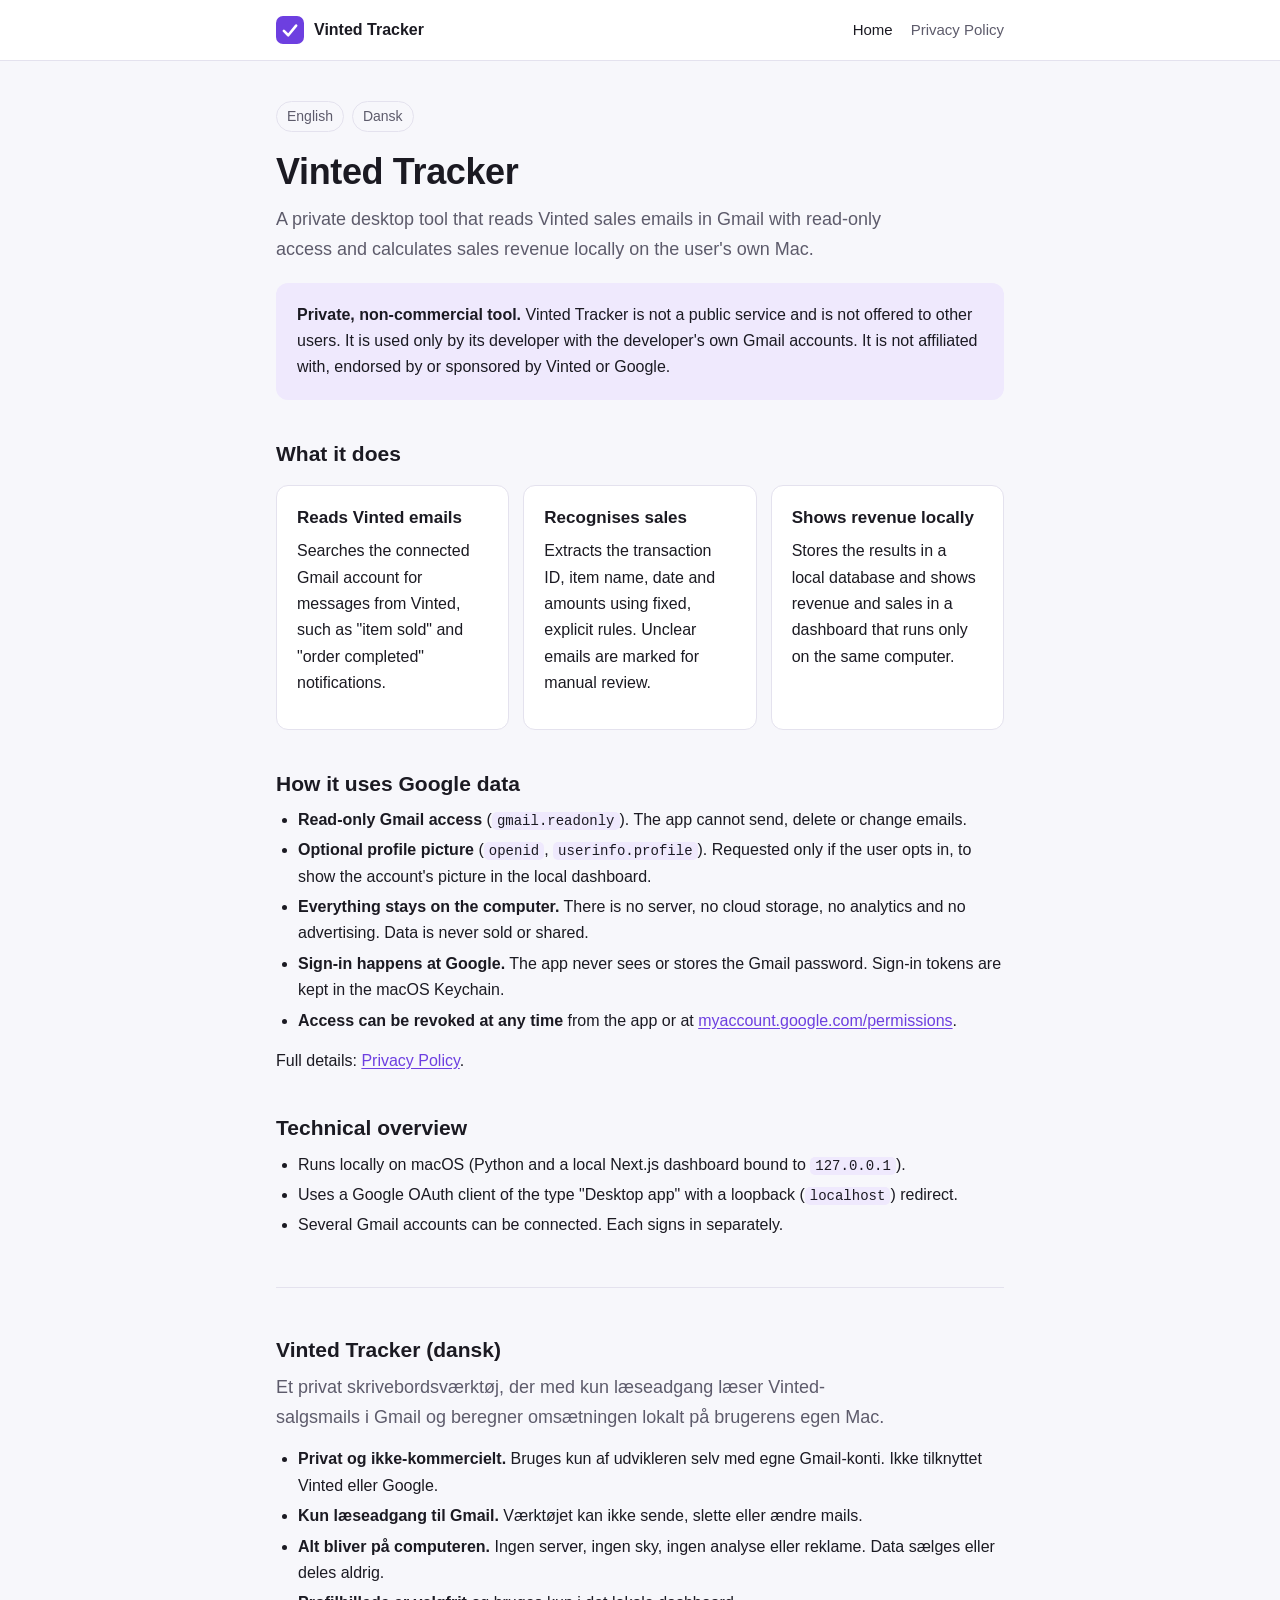
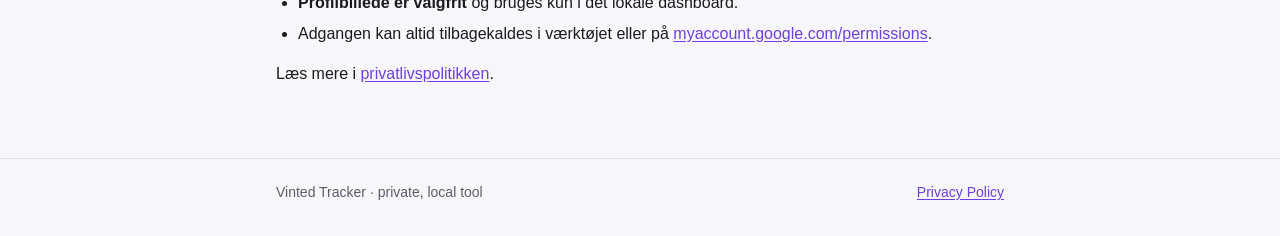
<file: index.html>
<!doctype html>
<html lang="en">
<head>
  <meta charset="utf-8">
  <meta name="viewport" content="width=device-width, initial-scale=1">
  <title>Vinted Tracker</title>
  <meta name="description" content="Vinted Tracker is a private, local desktop tool that reads Vinted sales emails in Gmail with read-only access and calculates sales revenue on the user's own computer.">
  <link rel="stylesheet" href="style.css">
  <link rel="icon" href="data:image/svg+xml,%3Csvg xmlns='http://www.w3.org/2000/svg' viewBox='0 0 32 32'%3E%3Crect width='32' height='32' rx='8' fill='%236d3fe0'/%3E%3Cpath d='M9 17l5 5 9-11' stroke='white' stroke-width='3' fill='none' stroke-linecap='round' stroke-linejoin='round'/%3E%3C/svg%3E">
</head>
<body>
  <header class="site">
    <div class="wrap">
      <a class="brand" href="./">
        <svg width="28" height="28" viewBox="0 0 32 32" aria-hidden="true"><rect width="32" height="32" rx="8" fill="#6d3fe0"/><path d="M9 17l5 5 9-11" stroke="#fff" stroke-width="3" fill="none" stroke-linecap="round" stroke-linejoin="round"/></svg>
        Vinted Tracker
      </a>
      <nav class="site" aria-label="Main">
        <a href="./" aria-current="page">Home</a>
        <a href="privacy.html">Privacy Policy</a>
      </nav>
    </div>
  </header>

  <main>
    <div class="wrap">
      <div class="lang"><a href="#english">English</a><a href="#dansk" lang="da">Dansk</a></div>

      <section id="english">
        <h1>Vinted Tracker</h1>
        <p class="lead">A private desktop tool that reads Vinted sales emails in Gmail with read-only access and calculates sales revenue locally on the user's own Mac.</p>

        <div class="card note">
          <strong>Private, non-commercial tool.</strong> Vinted Tracker is not a public service and is not offered to other users.
          It is used only by its developer with the developer's own Gmail accounts. It is not affiliated with, endorsed by or
          sponsored by Vinted or Google.
        </div>

        <h2>What it does</h2>
        <div class="grid">
          <div class="card">
            <h3>Reads Vinted emails</h3>
            <p>Searches the connected Gmail account for messages from Vinted, such as "item sold" and "order completed" notifications.</p>
          </div>
          <div class="card">
            <h3>Recognises sales</h3>
            <p>Extracts the transaction ID, item name, date and amounts using fixed, explicit rules. Unclear emails are marked for manual review.</p>
          </div>
          <div class="card">
            <h3>Shows revenue locally</h3>
            <p>Stores the results in a local database and shows revenue and sales in a dashboard that runs only on the same computer.</p>
          </div>
        </div>

        <h2>How it uses Google data</h2>
        <ul>
          <li><strong>Read-only Gmail access</strong> (<code>gmail.readonly</code>). The app cannot send, delete or change emails.</li>
          <li><strong>Optional profile picture</strong> (<code>openid</code>, <code>userinfo.profile</code>). Requested only if the user opts in, to show the account's picture in the local dashboard.</li>
          <li><strong>Everything stays on the computer.</strong> There is no server, no cloud storage, no analytics and no advertising. Data is never sold or shared.</li>
          <li><strong>Sign-in happens at Google.</strong> The app never sees or stores the Gmail password. Sign-in tokens are kept in the macOS Keychain.</li>
          <li><strong>Access can be revoked at any time</strong> from the app or at <a href="https://myaccount.google.com/permissions">myaccount.google.com/permissions</a>.</li>
        </ul>
        <p>Full details: <a href="privacy.html">Privacy Policy</a>.</p>

        <h2>Technical overview</h2>
        <ul>
          <li>Runs locally on macOS (Python and a local Next.js dashboard bound to <code>127.0.0.1</code>).</li>
          <li>Uses a Google OAuth client of the type "Desktop app" with a loopback (<code>localhost</code>) redirect.</li>
          <li>Several Gmail accounts can be connected. Each signs in separately.</li>
        </ul>
      </section>

      <hr>

      <section id="dansk" lang="da">
        <h2 style="margin-top:0">Vinted Tracker (dansk)</h2>
        <p class="lead">Et privat skrivebordsværktøj, der med kun læseadgang læser Vinted-salgsmails i Gmail og beregner omsætningen lokalt på brugerens egen Mac.</p>
        <ul>
          <li><strong>Privat og ikke-kommercielt.</strong> Bruges kun af udvikleren selv med egne Gmail-konti. Ikke tilknyttet Vinted eller Google.</li>
          <li><strong>Kun læseadgang til Gmail.</strong> Værktøjet kan ikke sende, slette eller ændre mails.</li>
          <li><strong>Alt bliver på computeren.</strong> Ingen server, ingen sky, ingen analyse eller reklame. Data sælges eller deles aldrig.</li>
          <li><strong>Profilbillede er valgfrit</strong> og bruges kun i det lokale dashboard.</li>
          <li>Adgangen kan altid tilbagekaldes i værktøjet eller på <a href="https://myaccount.google.com/permissions">myaccount.google.com/permissions</a>.</li>
        </ul>
        <p>Læs mere i <a href="privacy.html#dansk">privatlivspolitikken</a>.</p>
      </section>
    </div>
  </main>

  <footer class="site">
    <div class="wrap">
      <span>Vinted Tracker · private, local tool</span>
      <a href="privacy.html">Privacy Policy</a>
    </div>
  </footer>
</body>
</html>
</file>
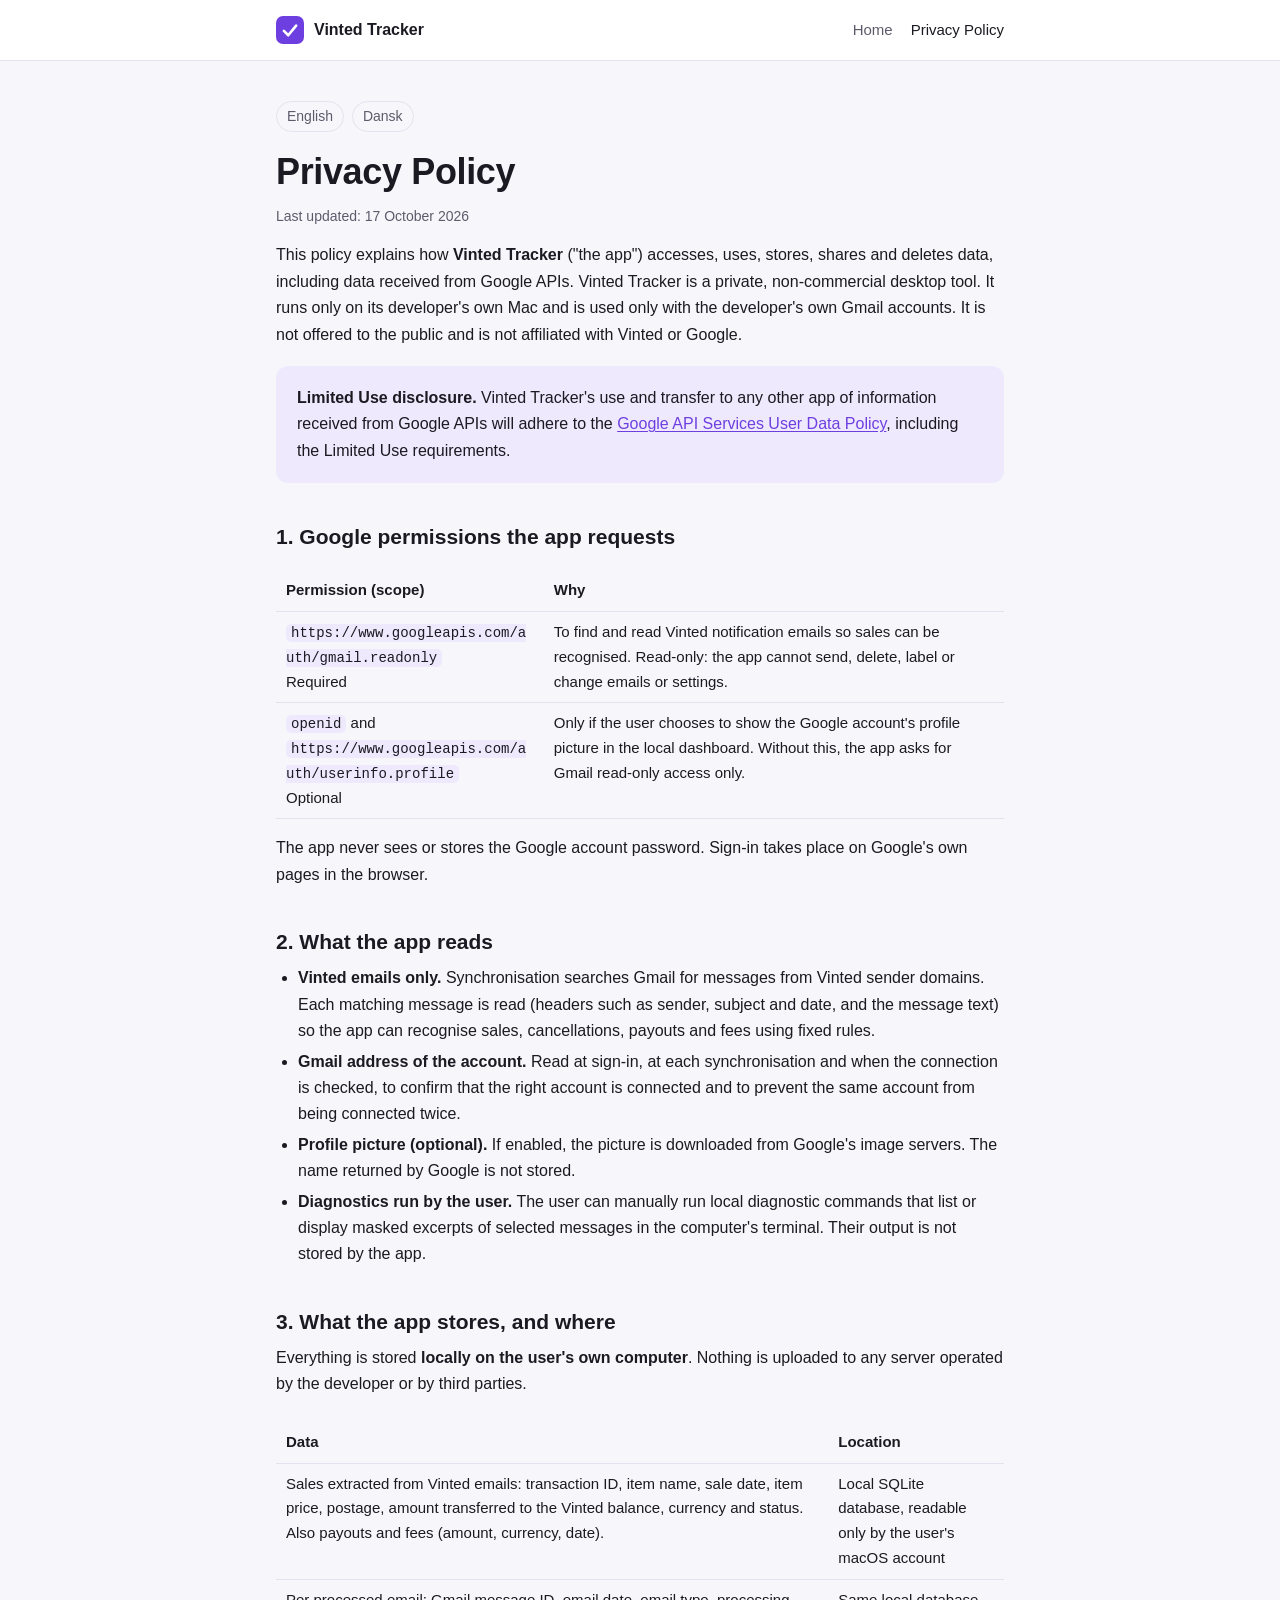
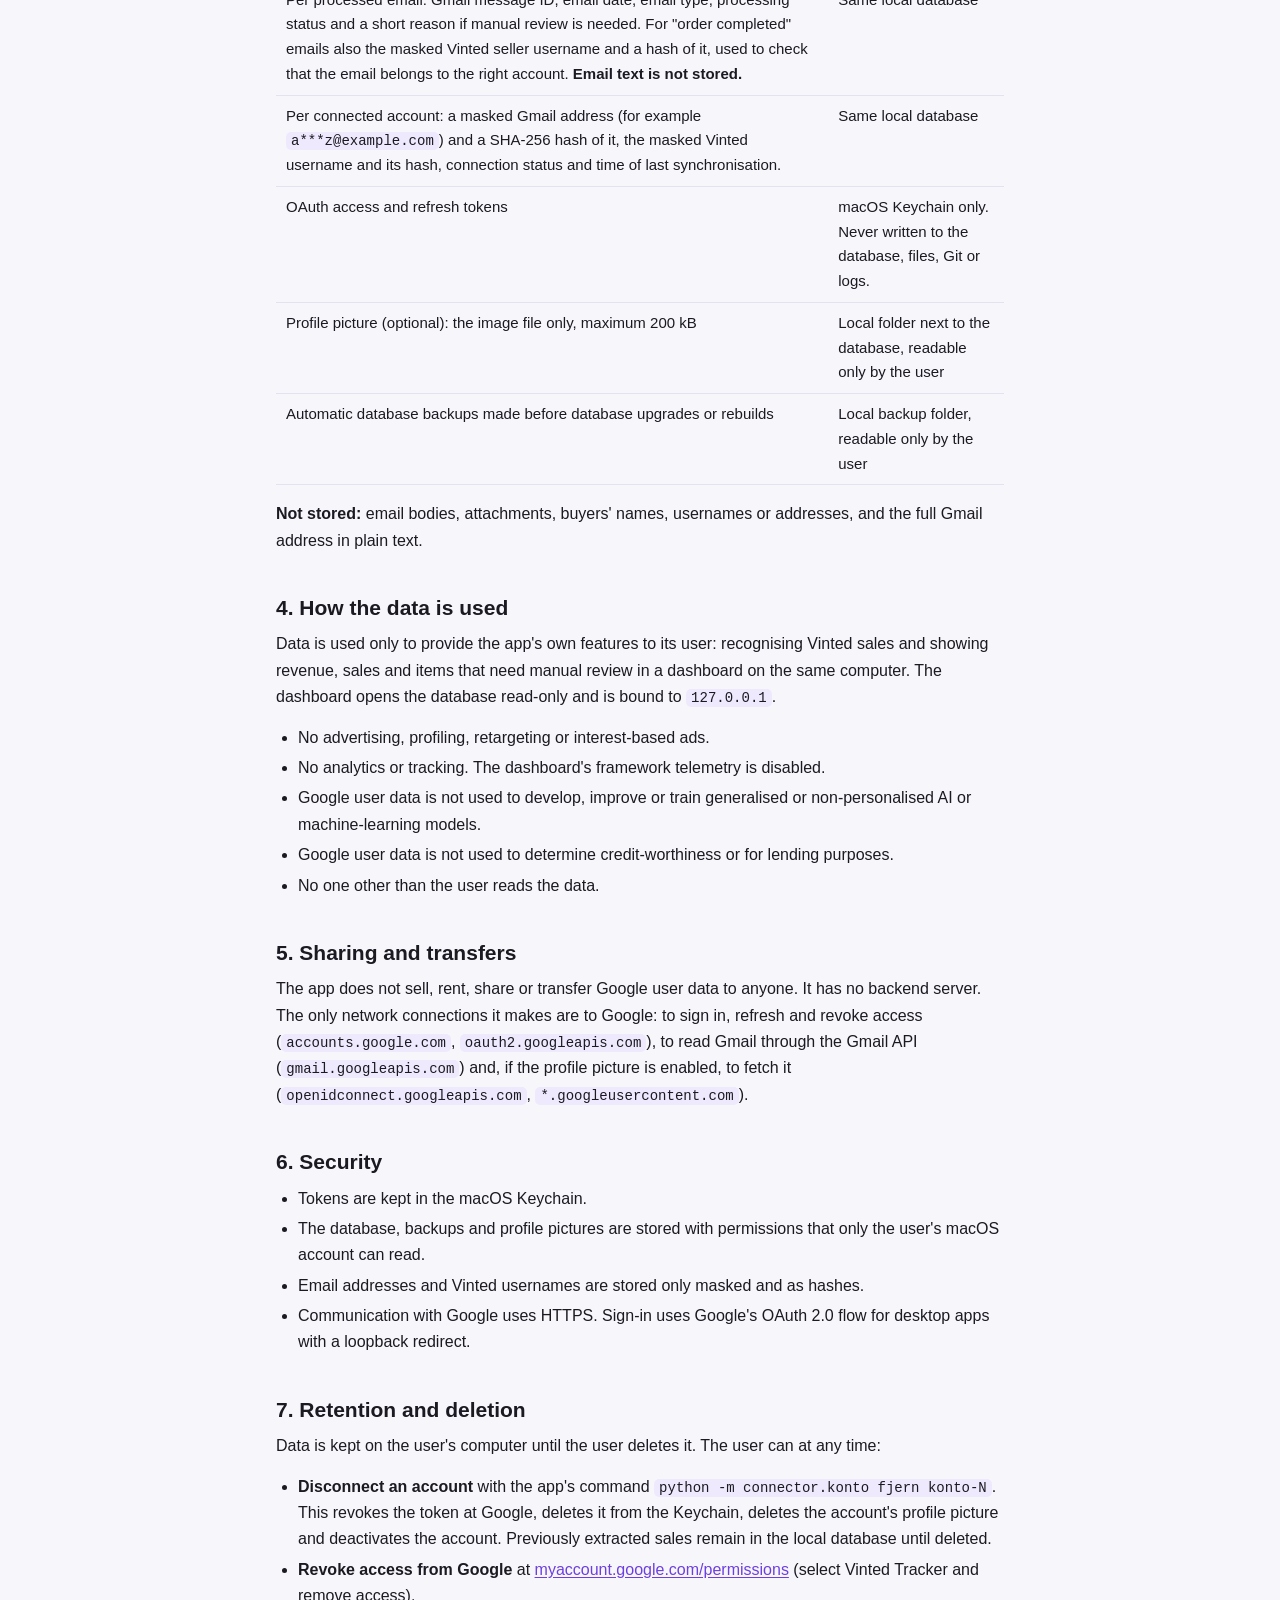
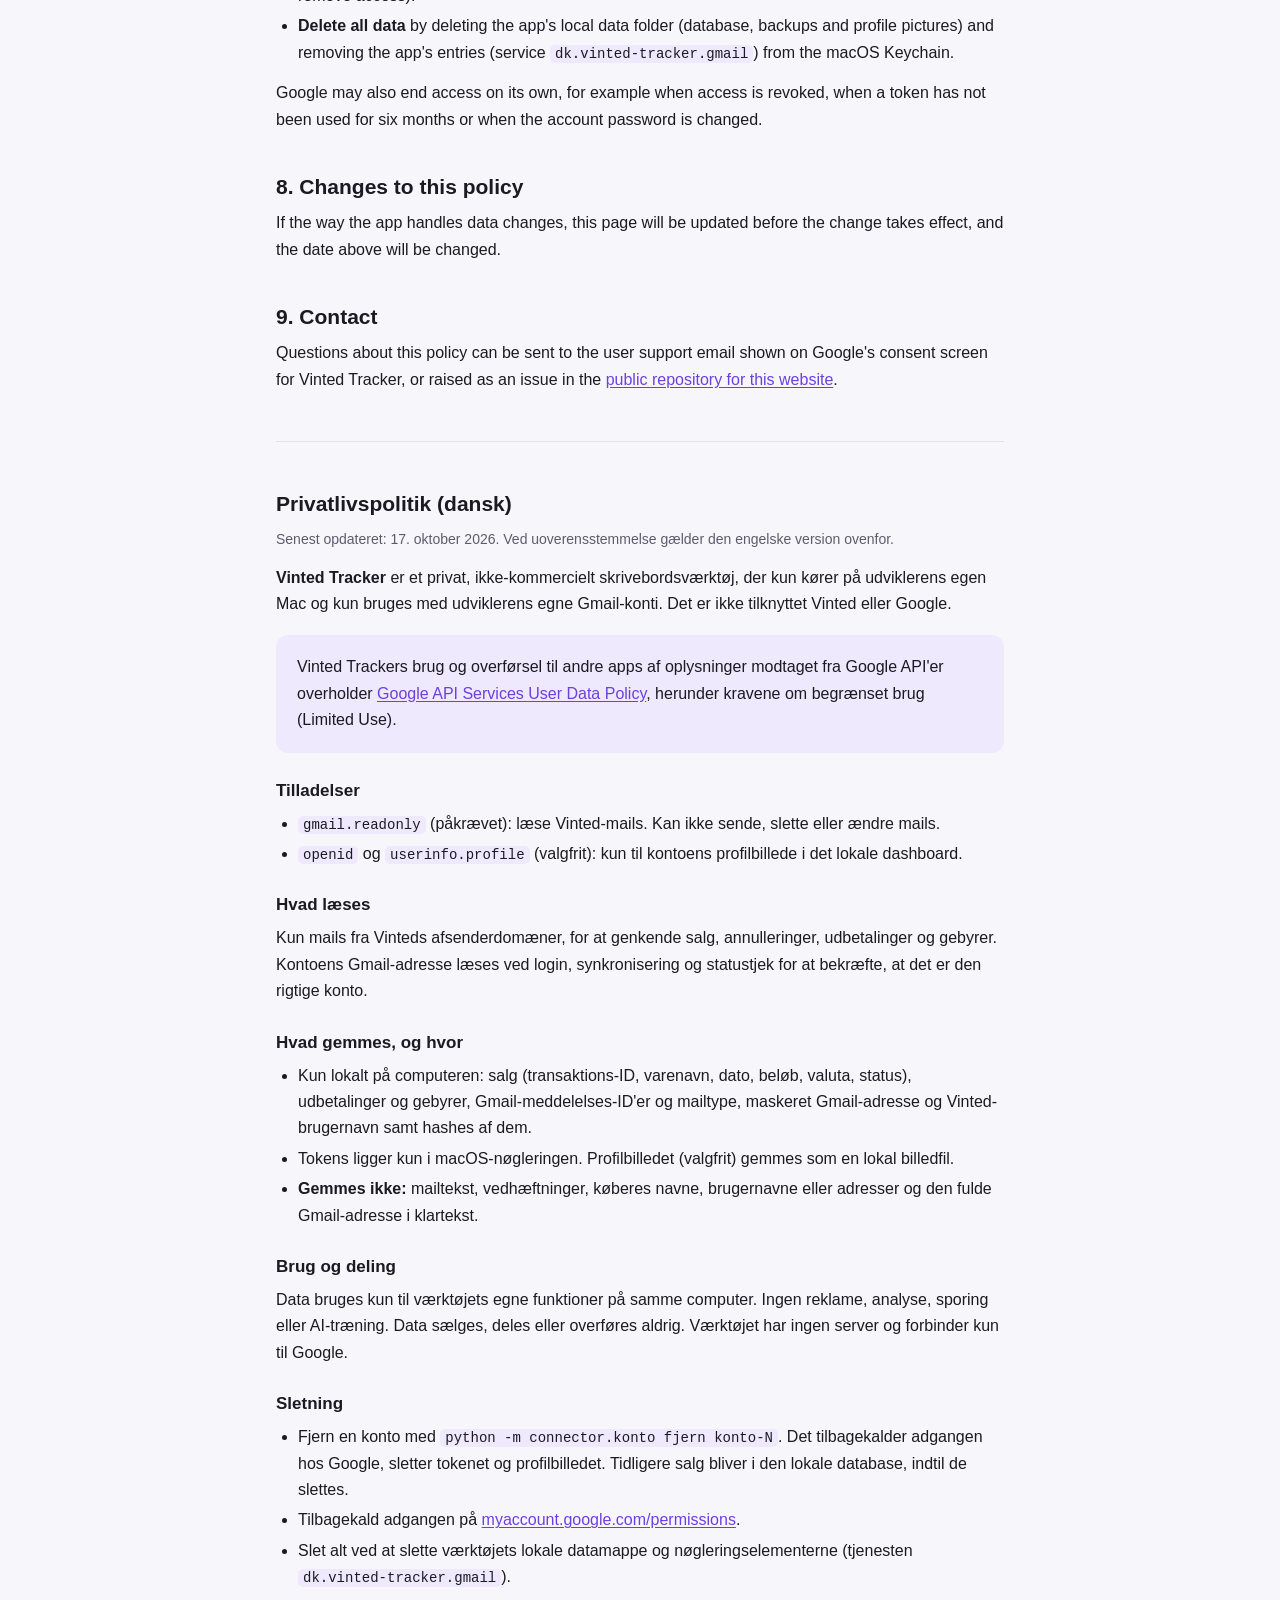
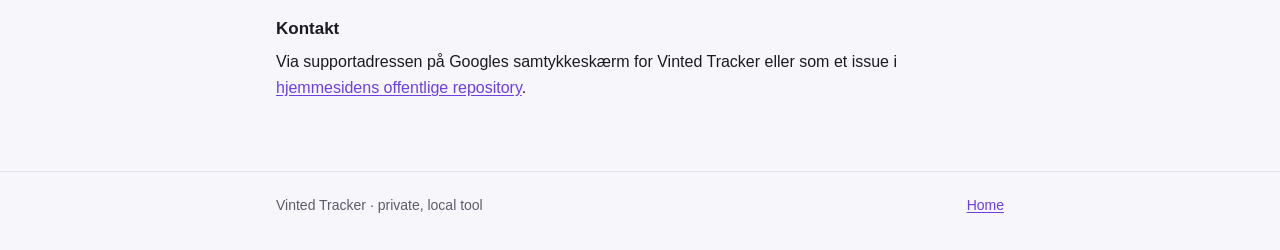
<file: privacy.html>
<!doctype html>
<html lang="en">
<head>
  <meta charset="utf-8">
  <meta name="viewport" content="width=device-width, initial-scale=1">
  <title>Privacy Policy · Vinted Tracker</title>
  <meta name="description" content="How Vinted Tracker accesses, uses, stores and deletes Google user data. Read-only Gmail access, local storage only, no sharing.">
  <link rel="stylesheet" href="style.css">
  <link rel="icon" href="data:image/svg+xml,%3Csvg xmlns='http://www.w3.org/2000/svg' viewBox='0 0 32 32'%3E%3Crect width='32' height='32' rx='8' fill='%236d3fe0'/%3E%3Cpath d='M9 17l5 5 9-11' stroke='white' stroke-width='3' fill='none' stroke-linecap='round' stroke-linejoin='round'/%3E%3C/svg%3E">
</head>
<body>
  <header class="site">
    <div class="wrap">
      <a class="brand" href="./">
        <svg width="28" height="28" viewBox="0 0 32 32" aria-hidden="true"><rect width="32" height="32" rx="8" fill="#6d3fe0"/><path d="M9 17l5 5 9-11" stroke="#fff" stroke-width="3" fill="none" stroke-linecap="round" stroke-linejoin="round"/></svg>
        Vinted Tracker
      </a>
      <nav class="site" aria-label="Main">
        <a href="./">Home</a>
        <a href="privacy.html" aria-current="page">Privacy Policy</a>
      </nav>
    </div>
  </header>

  <main>
    <div class="wrap">
      <div class="lang"><a href="#english">English</a><a href="#dansk" lang="da">Dansk</a></div>

      <section id="english">
        <h1>Privacy Policy</h1>
        <p class="meta">Last updated: 17 October 2026</p>

        <p>This policy explains how <strong>Vinted Tracker</strong> ("the app") accesses, uses, stores, shares and deletes
        data, including data received from Google APIs. Vinted Tracker is a private, non-commercial desktop tool. It runs only on
        its developer's own Mac and is used only with the developer's own Gmail accounts. It is not offered to the public and is not
        affiliated with Vinted or Google.</p>

        <div class="card note">
          <strong>Limited Use disclosure.</strong> Vinted Tracker's use and transfer to any other app of information received from
          Google APIs will adhere to the <a href="https://developers.google.com/terms/api-services-user-data-policy">Google API Services
          User Data Policy</a>, including the Limited Use requirements.
        </div>

        <h2>1. Google permissions the app requests</h2>
        <div class="table-scroll">
          <table>
            <thead><tr><th>Permission (scope)</th><th>Why</th></tr></thead>
            <tbody>
              <tr><td><code>https://www.googleapis.com/auth/gmail.readonly</code><br>Required</td>
                  <td>To find and read Vinted notification emails so sales can be recognised. Read-only: the app cannot send, delete,
                  label or change emails or settings.</td></tr>
              <tr><td><code>openid</code> and <code>https://www.googleapis.com/auth/userinfo.profile</code><br>Optional</td>
                  <td>Only if the user chooses to show the Google account's profile picture in the local dashboard. Without this, the
                  app asks for Gmail read-only access only.</td></tr>
            </tbody>
          </table>
        </div>
        <p>The app never sees or stores the Google account password. Sign-in takes place on Google's own pages in the browser.</p>

        <h2>2. What the app reads</h2>
        <ul>
          <li><strong>Vinted emails only.</strong> Synchronisation searches Gmail for messages from Vinted sender domains. Each matching
          message is read (headers such as sender, subject and date, and the message text) so the app can recognise sales,
          cancellations, payouts and fees using fixed rules.</li>
          <li><strong>Gmail address of the account.</strong> Read at sign-in, at each synchronisation and when the connection is checked,
          to confirm that the right account is connected and to prevent the same account from being connected twice.</li>
          <li><strong>Profile picture (optional).</strong> If enabled, the picture is downloaded from Google's image servers. The name
          returned by Google is not stored.</li>
          <li><strong>Diagnostics run by the user.</strong> The user can manually run local diagnostic commands that list or display
          masked excerpts of selected messages in the computer's terminal. Their output is not stored by the app.</li>
        </ul>

        <h2>3. What the app stores, and where</h2>
        <p>Everything is stored <strong>locally on the user's own computer</strong>. Nothing is uploaded to any server operated by the
        developer or by third parties.</p>
        <div class="table-scroll">
          <table>
            <thead><tr><th>Data</th><th>Location</th></tr></thead>
            <tbody>
              <tr><td>Sales extracted from Vinted emails: transaction ID, item name, sale date, item price, postage, amount
                  transferred to the Vinted balance, currency and status. Also payouts and fees (amount, currency, date).</td>
                  <td>Local SQLite database, readable only by the user's macOS account</td></tr>
              <tr><td>Per processed email: Gmail message ID, email date, email type, processing status and a short reason if
                  manual review is needed. For "order completed" emails also the masked Vinted seller username and a hash of it, used to check
                  that the email belongs to the right account. <strong>Email text is not stored.</strong></td>
                  <td>Same local database</td></tr>
              <tr><td>Per connected account: a masked Gmail address (for example <code>a***z@example.com</code>) and a SHA-256 hash of
                  it, the masked Vinted username and its hash, connection status and time of last synchronisation.</td>
                  <td>Same local database</td></tr>
              <tr><td>OAuth access and refresh tokens</td>
                  <td>macOS Keychain only. Never written to the database, files, Git or logs.</td></tr>
              <tr><td>Profile picture (optional): the image file only, maximum 200 kB</td>
                  <td>Local folder next to the database, readable only by the user</td></tr>
              <tr><td>Automatic database backups made before database upgrades or rebuilds</td>
                  <td>Local backup folder, readable only by the user</td></tr>
            </tbody>
          </table>
        </div>
        <p><strong>Not stored:</strong> email bodies, attachments, buyers' names, usernames or addresses, and the full Gmail address in
        plain text.</p>

        <h2>4. How the data is used</h2>
        <p>Data is used only to provide the app's own features to its user: recognising Vinted sales and showing revenue, sales and
        items that need manual review in a dashboard on the same computer. The dashboard opens the database read-only and is bound to
        <code>127.0.0.1</code>.</p>
        <ul>
          <li>No advertising, profiling, retargeting or interest-based ads.</li>
          <li>No analytics or tracking. The dashboard's framework telemetry is disabled.</li>
          <li>Google user data is not used to develop, improve or train generalised or non-personalised AI or machine-learning
          models.</li>
          <li>Google user data is not used to determine credit-worthiness or for lending purposes.</li>
          <li>No one other than the user reads the data.</li>
        </ul>

        <h2>5. Sharing and transfers</h2>
        <p>The app does not sell, rent, share or transfer Google user data to anyone. It has no backend server. The only network
        connections it makes are to Google: to sign in, refresh and revoke access (<code>accounts.google.com</code>,
        <code>oauth2.googleapis.com</code>), to read Gmail through the Gmail API (<code>gmail.googleapis.com</code>) and, if the
        profile picture is enabled, to fetch it (<code>openidconnect.googleapis.com</code>, <code>*.googleusercontent.com</code>).</p>

        <h2>6. Security</h2>
        <ul>
          <li>Tokens are kept in the macOS Keychain.</li>
          <li>The database, backups and profile pictures are stored with permissions that only the user's macOS account can read.</li>
          <li>Email addresses and Vinted usernames are stored only masked and as hashes.</li>
          <li>Communication with Google uses HTTPS. Sign-in uses Google's OAuth 2.0 flow for desktop apps with a loopback redirect.</li>
        </ul>

        <h2>7. Retention and deletion</h2>
        <p>Data is kept on the user's computer until the user deletes it. The user can at any time:</p>
        <ul>
          <li><strong>Disconnect an account</strong> with the app's command <code>python -m connector.konto fjern konto-N</code>. This
          revokes the token at Google, deletes it from the Keychain, deletes the account's profile picture and deactivates the account.
          Previously extracted sales remain in the local database until deleted.</li>
          <li><strong>Revoke access from Google</strong> at <a href="https://myaccount.google.com/permissions">myaccount.google.com/permissions</a>
          (select Vinted Tracker and remove access).</li>
          <li><strong>Delete all data</strong> by deleting the app's local data folder (database, backups and profile pictures) and
          removing the app's entries (service <code>dk.vinted-tracker.gmail</code>) from the macOS Keychain.</li>
        </ul>
        <p>Google may also end access on its own, for example when access is revoked, when a token has not been used for six months or
        when the account password is changed.</p>

        <h2>8. Changes to this policy</h2>
        <p>If the way the app handles data changes, this page will be updated before the change takes effect, and the date above will be
        changed.</p>

        <h2>9. Contact</h2>
        <p>Questions about this policy can be sent to the user support email shown on Google's consent screen for Vinted Tracker, or
        raised as an issue in the <a href="https://github.com/sebthdipshit/vinted-tracker-info">public repository for this website</a>.</p>
      </section>

      <hr>

      <section id="dansk" lang="da">
        <h2 style="margin-top:0">Privatlivspolitik (dansk)</h2>
        <p class="meta">Senest opdateret: 17. oktober 2026. Ved uoverensstemmelse gælder den engelske version ovenfor.</p>

        <p><strong>Vinted Tracker</strong> er et privat, ikke-kommercielt skrivebordsværktøj, der kun kører på udviklerens egen Mac og
        kun bruges med udviklerens egne Gmail-konti. Det er ikke tilknyttet Vinted eller Google.</p>

        <div class="card note">
          Vinted Trackers brug og overførsel til andre apps af oplysninger modtaget fra Google API'er overholder
          <a href="https://developers.google.com/terms/api-services-user-data-policy">Google API Services User Data Policy</a>,
          herunder kravene om begrænset brug (Limited Use).
        </div>

        <h3>Tilladelser</h3>
        <ul>
          <li><code>gmail.readonly</code> (påkrævet): læse Vinted-mails. Kan ikke sende, slette eller ændre mails.</li>
          <li><code>openid</code> og <code>userinfo.profile</code> (valgfrit): kun til kontoens profilbillede i det lokale dashboard.</li>
        </ul>

        <h3>Hvad læses</h3>
        <p>Kun mails fra Vinteds afsenderdomæner, for at genkende salg, annulleringer, udbetalinger og gebyrer. Kontoens Gmail-adresse
        læses ved login, synkronisering og statustjek for at bekræfte, at det er den rigtige konto.</p>

        <h3>Hvad gemmes, og hvor</h3>
        <ul>
          <li>Kun lokalt på computeren: salg (transaktions-ID, varenavn, dato, beløb, valuta, status), udbetalinger og gebyrer,
          Gmail-meddelelses-ID'er og mailtype, maskeret Gmail-adresse og Vinted-brugernavn samt hashes af dem.</li>
          <li>Tokens ligger kun i macOS-nøgleringen. Profilbilledet (valgfrit) gemmes som en lokal billedfil.</li>
          <li><strong>Gemmes ikke:</strong> mailtekst, vedhæftninger, køberes navne, brugernavne eller adresser og den fulde
          Gmail-adresse i klartekst.</li>
        </ul>

        <h3>Brug og deling</h3>
        <p>Data bruges kun til værktøjets egne funktioner på samme computer. Ingen reklame, analyse, sporing eller AI-træning. Data
        sælges, deles eller overføres aldrig. Værktøjet har ingen server og forbinder kun til Google.</p>

        <h3>Sletning</h3>
        <ul>
          <li>Fjern en konto med <code>python -m connector.konto fjern konto-N</code>. Det tilbagekalder adgangen hos Google, sletter
          tokenet og profilbilledet. Tidligere salg bliver i den lokale database, indtil de slettes.</li>
          <li>Tilbagekald adgangen på <a href="https://myaccount.google.com/permissions">myaccount.google.com/permissions</a>.</li>
          <li>Slet alt ved at slette værktøjets lokale datamappe og nøgleringselementerne (tjenesten <code>dk.vinted-tracker.gmail</code>).</li>
        </ul>

        <h3>Kontakt</h3>
        <p>Via supportadressen på Googles samtykkeskærm for Vinted Tracker eller som et issue i
        <a href="https://github.com/sebthdipshit/vinted-tracker-info">hjemmesidens offentlige repository</a>.</p>
      </section>
    </div>
  </main>

  <footer class="site">
    <div class="wrap">
      <span>Vinted Tracker · private, local tool</span>
      <a href="./">Home</a>
    </div>
  </footer>
</body>
</html>
</file>
<file: style.css>
:root {
  --bg: #f7f7fb;
  --panel: #ffffff;
  --text: #1b1a22;
  --muted: #5d5b6b;
  --line: #e4e2ee;
  --accent: #6d3fe0;
  --accent-soft: #efe9fd;
  color-scheme: light dark;
}
@media (prefers-color-scheme: dark) {
  :root {
    --bg: #0d0c12;
    --panel: #16141f;
    --text: #ecebf3;
    --muted: #a6a3b8;
    --line: #2a2738;
    --accent: #a78bfa;
    --accent-soft: #221c38;
  }
}

* { box-sizing: border-box; }
html { -webkit-text-size-adjust: 100%; }
body {
  margin: 0;
  background: var(--bg);
  color: var(--text);
  font: 16px/1.65 -apple-system, BlinkMacSystemFont, "Segoe UI", Roboto, "Helvetica Neue", Arial, sans-serif;
}
a { color: var(--accent); text-underline-offset: 2px; }
a:focus-visible { outline: 2px solid var(--accent); outline-offset: 2px; border-radius: 3px; }

.wrap { max-width: 760px; margin: 0 auto; padding: 0 16px; }

header.site {
  border-bottom: 1px solid var(--line);
  background: var(--panel);
}
header.site .wrap {
  display: flex; align-items: center; justify-content: space-between; gap: 16px;
  min-height: 60px; flex-wrap: wrap;
}
.brand { display: flex; align-items: center; gap: 10px; font-weight: 650; color: var(--text); text-decoration: none; }
.brand svg { flex: none; }
nav.site { display: flex; gap: 18px; font-size: 15px; }
nav.site a { color: var(--muted); text-decoration: none; }
nav.site a[aria-current="page"], nav.site a:hover { color: var(--text); }

main { padding: 40px 0 56px; }
h1 { font-size: clamp(28px, 5vw, 36px); line-height: 1.2; margin: 0 0 12px; letter-spacing: -0.01em; }
h2 { font-size: 21px; margin: 40px 0 10px; line-height: 1.3; }
h3 { font-size: 17px; margin: 24px 0 6px; }
p, ul, ol { margin: 0 0 14px; }
ul, ol { padding-left: 22px; }
li { margin: 4px 0; }
.lead { font-size: 18px; color: var(--muted); max-width: 62ch; }
.meta { color: var(--muted); font-size: 14px; }

.card {
  background: var(--panel); border: 1px solid var(--line); border-radius: 12px;
  padding: 18px 20px; margin: 18px 0;
}
.grid { display: grid; grid-template-columns: repeat(auto-fit, minmax(210px, 1fr)); gap: 14px; margin: 18px 0; }
.grid .card { margin: 0; }
.grid h3 { margin-top: 0; }
.note { background: var(--accent-soft); border-color: transparent; }

code { font: 14px/1.4 ui-monospace, SFMono-Regular, Menlo, monospace; background: var(--accent-soft); padding: 1px 5px; border-radius: 5px; overflow-wrap: anywhere; }
table { width: 100%; border-collapse: collapse; margin: 10px 0 16px; font-size: 15px; }
th, td { text-align: left; vertical-align: top; padding: 8px 10px; border-bottom: 1px solid var(--line); }
th { font-weight: 600; }
.table-scroll { overflow-x: auto; }

.lang { display: inline-flex; gap: 8px; font-size: 14px; margin-bottom: 18px; }
.lang a { padding: 3px 10px; border: 1px solid var(--line); border-radius: 999px; text-decoration: none; color: var(--muted); }
hr { border: 0; border-top: 1px solid var(--line); margin: 48px 0; }

footer.site { border-top: 1px solid var(--line); padding: 22px 0 32px; color: var(--muted); font-size: 14px; }
footer.site .wrap { display: flex; flex-wrap: wrap; gap: 8px 20px; justify-content: space-between; }
</file>
